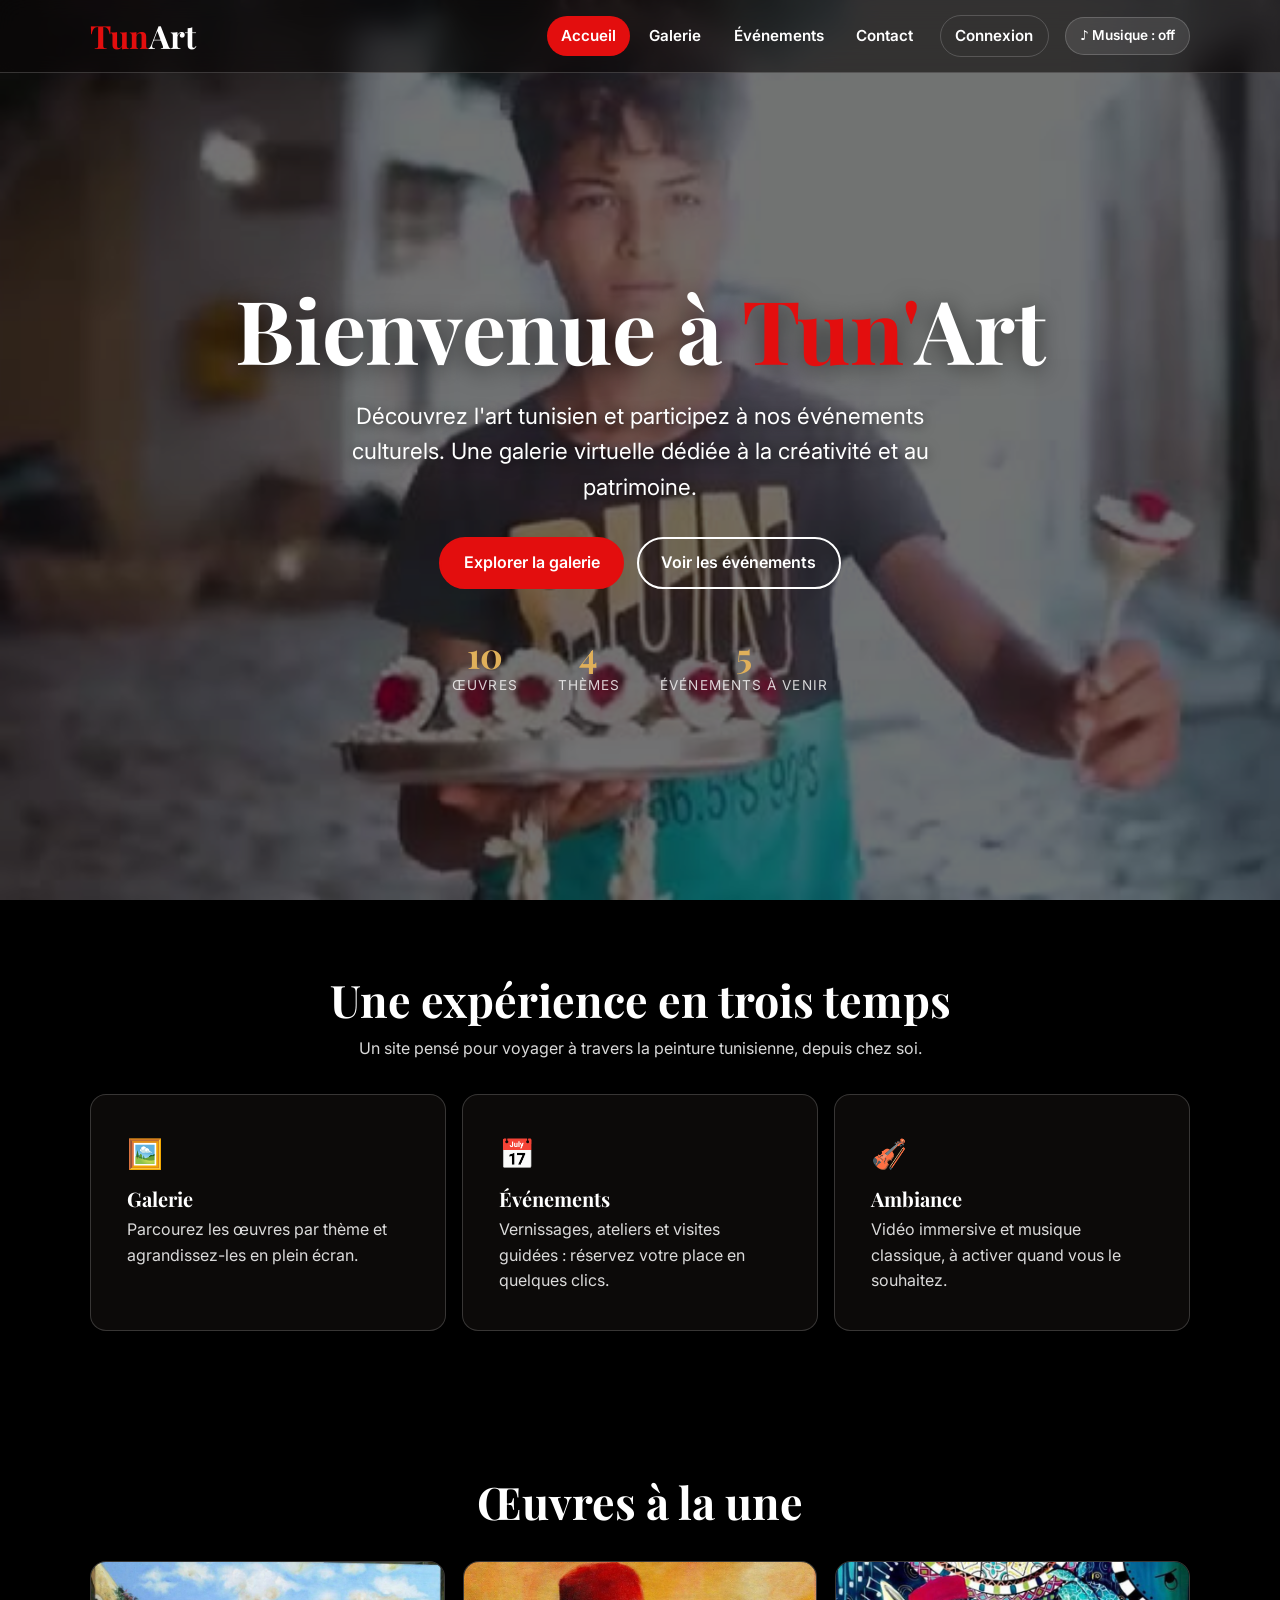
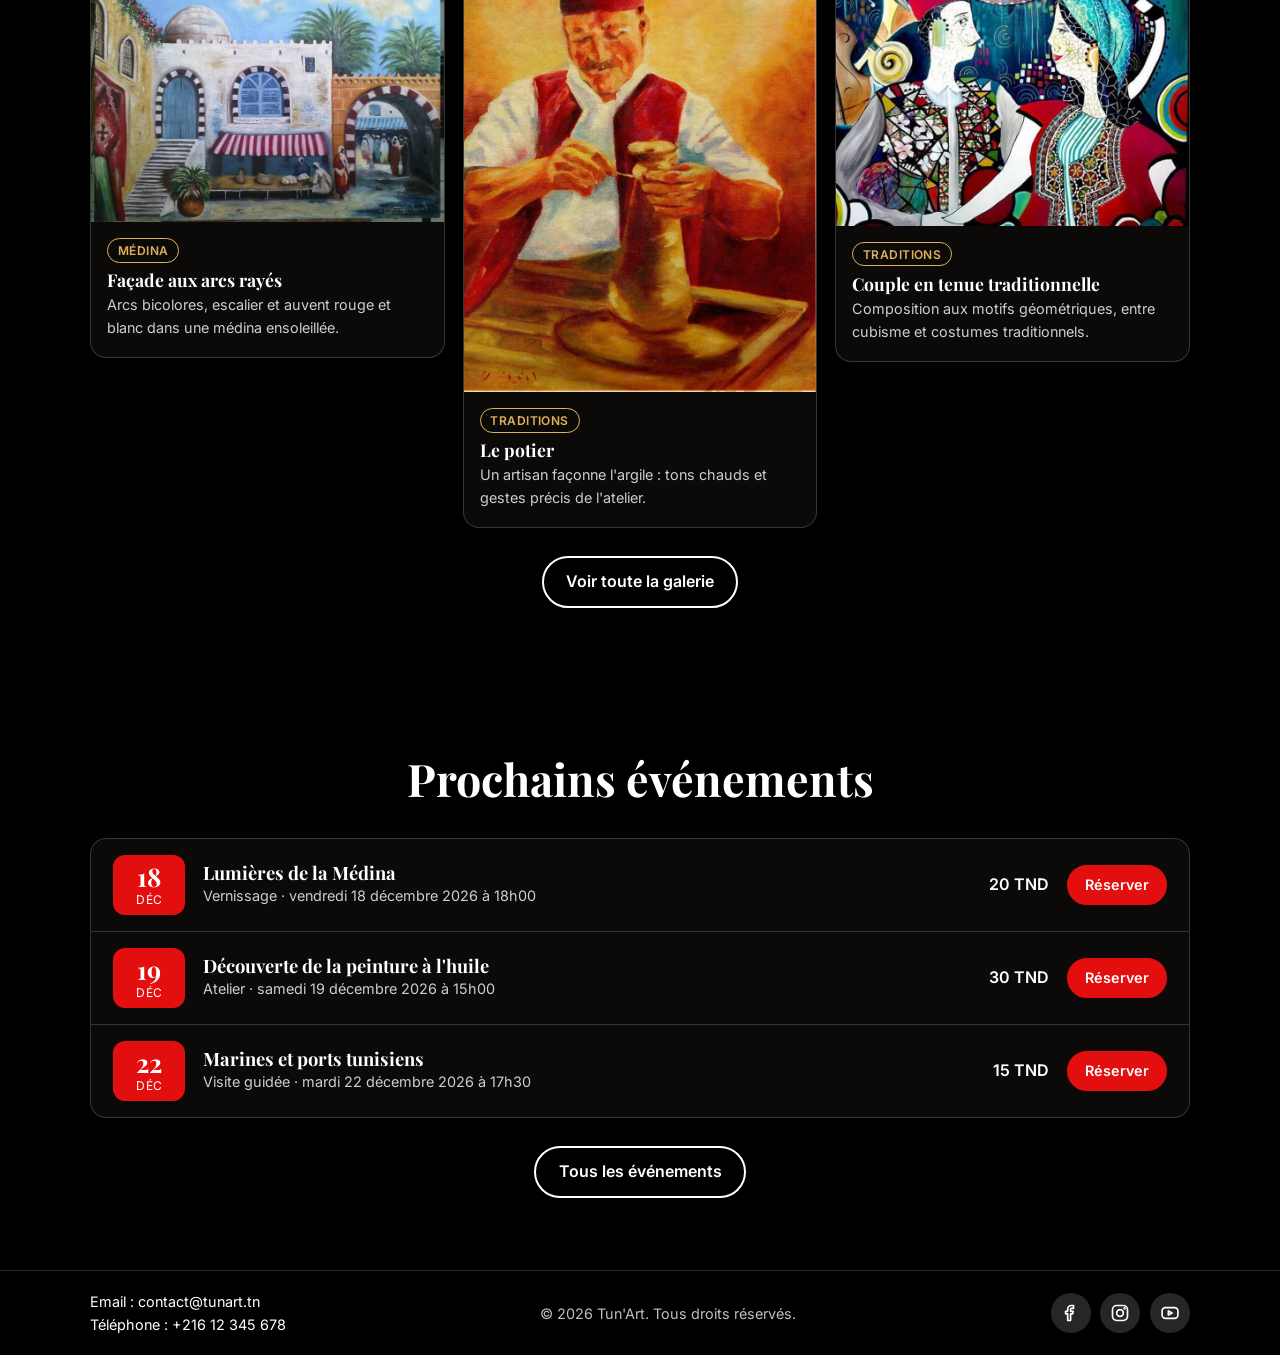
<file: Galerie d'art virtuelle/index.html>
<!DOCTYPE html>
<html lang="fr">
<head>
<meta charset="UTF-8">
<meta name="viewport" content="width=device-width, initial-scale=1.0">
<title>Tun'Art – Galerie virtuelle de l'art tunisien</title>
<meta name="description" content="Galerie virtuelle dédiée à l'art tunisien : découvrez des peintures, explorez le patrimoine et réservez nos événements culturels.">
<meta name="theme-color" content="#e30e0e">
<meta property="og:type" content="website">
<meta property="og:title" content="Tun'Art – Galerie virtuelle de l'art tunisien">
<meta property="og:description" content="Galerie virtuelle dédiée à l'art tunisien : découvrez des peintures, explorez le patrimoine et réservez nos événements culturels.">
<meta property="og:locale" content="fr_FR">
<link rel="icon" href="assets/favicon.svg" type="image/svg+xml">
<link rel="preconnect" href="https://fonts.googleapis.com">
<link rel="preconnect" href="https://fonts.gstatic.com" crossorigin>
<link rel="stylesheet" href="https://fonts.googleapis.com/css2?family=Inter:wght@400;500;600&family=Playfair+Display:wght@600;700&display=swap">
<link rel="stylesheet" href="css/style.css">
</head>
<body data-page="home">

<a class="skip-link" href="#main">Aller au contenu</a>

<video class="bg-video" autoplay muted loop playsinline preload="metadata" poster="assets/video/poster.jpg" aria-hidden="true">
  <source src="assets/video/tunisie.mp4" type="video/mp4">
</video>
<div class="overlay"></div>

<header class="header">
  <div class="container header__inner">
    <a class="logo" href="index.html" aria-label="Tun'Art – accueil">Tun<span>Art</span></a>
    <button class="nav-toggle" type="button" aria-label="Ouvrir le menu" aria-expanded="false" aria-controls="nav"><span></span></button>
    <nav class="nav" id="nav" aria-label="Menu principal">
        <a href="index.html" aria-current="page">Accueil</a>
        <a href="gallery.html">Galerie</a>
        <a href="evenements.html">Événements</a>
        <a href="contact.html">Contact</a>
        <button class="login-btn" type="button">Connexion</button>
    </nav>
    <button class="music-btn" id="musicBtn" type="button" aria-pressed="false"></button>
  </div>
</header>

<main id="main">
  <section class="hero">
    <div class="container">
      <h1>Bienvenue à <span class="tun">Tun'</span>Art</h1>
      <p>Découvrez l'art tunisien et participez à nos événements culturels. Une galerie virtuelle dédiée à la créativité et au patrimoine.</p>
      <div class="hero__cta">
        <a class="btn" href="gallery.html">Explorer la galerie</a>
        <a class="btn btn--ghost" href="evenements.html">Voir les événements</a>
      </div>
      <div class="stats" id="stats"></div>
    </div>
  </section>

  <section class="section">
    <div class="container">
      <div class="section__head">
        <h2>Une expérience en trois temps</h2>
        <p>Un site pensé pour voyager à travers la peinture tunisienne, depuis chez soi.</p>
      </div>
      <div class="features">
        <article class="panel feature"><div class="feature__icon" aria-hidden="true">🖼️</div><h3>Galerie</h3><p>Parcourez les œuvres par thème et agrandissez-les en plein écran.</p></article>
        <article class="panel feature"><div class="feature__icon" aria-hidden="true">📅</div><h3>Événements</h3><p>Vernissages, ateliers et visites guidées : réservez votre place en quelques clics.</p></article>
        <article class="panel feature"><div class="feature__icon" aria-hidden="true">🎻</div><h3>Ambiance</h3><p>Vidéo immersive et musique classique, à activer quand vous le souhaitez.</p></article>
      </div>
    </div>
  </section>

  <section class="section">
    <div class="container">
      <div class="section__head"><h2>Œuvres à la une</h2></div>
      <div class="featured" id="featured"></div>
      <div class="more"><a class="btn btn--ghost" href="gallery.html">Voir toute la galerie</a></div>
    </div>
  </section>

  <section class="section">
    <div class="container">
      <div class="section__head"><h2>Prochains événements</h2></div>
      <div class="panel events" id="nextEvents"></div>
      <div class="more"><a class="btn btn--ghost" href="evenements.html">Tous les événements</a></div>
    </div>
  </section>
</main>
<footer class="footer">
  <div class="container footer__inner">
    <div>
      <p>Email : <a href="mailto:contact@tunart.tn">contact@tunart.tn</a></p>
      <p>Téléphone : <a href="tel:+21612345678">+216 12 345 678</a></p>
    </div>
    <p class="footer__copy">© 2026 Tun'Art. Tous droits réservés.</p>
    <div class="socials">
      <a class="facebook" href="https://www.facebook.com" target="_blank" rel="noopener noreferrer" aria-label="Facebook"><svg viewBox="0 0 24 24" aria-hidden="true"><path d="M15 3h-2.5A4.5 4.5 0 0 0 8 7.5V10H5.5v3H8v8h3.5v-8H14l.5-3h-3V7.5c0-.6.4-1 1-1H15z"/></svg></a>
      <a class="instagram" href="https://www.instagram.com" target="_blank" rel="noopener noreferrer" aria-label="Instagram"><svg viewBox="0 0 24 24" aria-hidden="true"><rect x="3" y="3" width="18" height="18" rx="5"/><circle cx="12" cy="12" r="4"/><circle cx="17.5" cy="6.5" r=".6"/></svg></a>
      <a class="youtube" href="https://www.youtube.com" target="_blank" rel="noopener noreferrer" aria-label="YouTube"><svg viewBox="0 0 24 24" aria-hidden="true"><rect x="2.5" y="5.5" width="19" height="13" rx="4"/><path d="M10 9.5v5l4.5-2.5z"/></svg></a>
    </div>
  </div>
</footer>

<script src="js/data.js"></script>
<script src="js/main.js"></script>
</body>
</html>
</file>
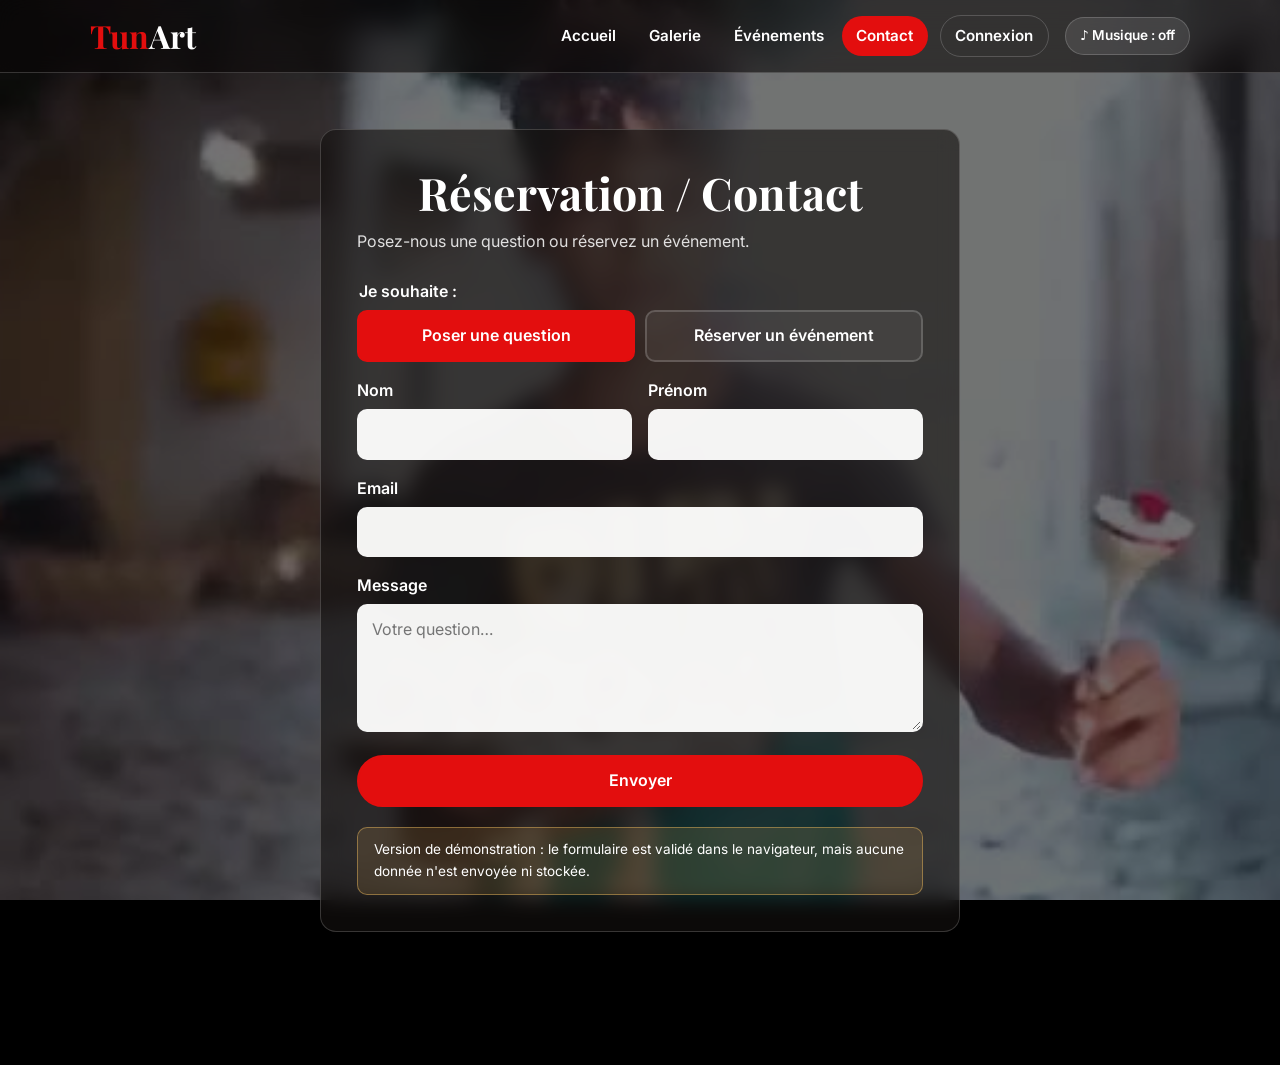
<file: Galerie d'art virtuelle/contact.html>
<!DOCTYPE html>
<html lang="fr">
<head>
<meta charset="UTF-8">
<meta name="viewport" content="width=device-width, initial-scale=1.0">
<title>Contact et réservation – Tun'Art</title>
<meta name="description" content="Posez une question ou réservez un événement Tun'Art : formulaire simple avec calcul automatique du tarif.">
<meta name="theme-color" content="#e30e0e">
<meta property="og:type" content="website">
<meta property="og:title" content="Contact et réservation – Tun'Art">
<meta property="og:description" content="Posez une question ou réservez un événement Tun'Art : formulaire simple avec calcul automatique du tarif.">
<meta property="og:locale" content="fr_FR">
<link rel="icon" href="assets/favicon.svg" type="image/svg+xml">
<link rel="preconnect" href="https://fonts.googleapis.com">
<link rel="preconnect" href="https://fonts.gstatic.com" crossorigin>
<link rel="stylesheet" href="https://fonts.googleapis.com/css2?family=Inter:wght@400;500;600&family=Playfair+Display:wght@600;700&display=swap">
<link rel="stylesheet" href="css/style.css">
</head>
<body data-page="contact">

<a class="skip-link" href="#main">Aller au contenu</a>

<video class="bg-video" autoplay muted loop playsinline preload="metadata" poster="assets/video/poster.jpg" aria-hidden="true">
  <source src="assets/video/tunisie.mp4" type="video/mp4">
</video>
<div class="overlay"></div>

<header class="header">
  <div class="container header__inner">
    <a class="logo" href="index.html" aria-label="Tun'Art – accueil">Tun<span>Art</span></a>
    <button class="nav-toggle" type="button" aria-label="Ouvrir le menu" aria-expanded="false" aria-controls="nav"><span></span></button>
    <nav class="nav" id="nav" aria-label="Menu principal">
        <a href="index.html">Accueil</a>
        <a href="gallery.html">Galerie</a>
        <a href="evenements.html">Événements</a>
        <a href="contact.html" aria-current="page">Contact</a>
        <button class="login-btn" type="button">Connexion</button>
    </nav>
    <button class="music-btn" id="musicBtn" type="button" aria-pressed="false"></button>
  </div>
</header>

<main id="main" class="page">
  <div class="container">
    <div class="panel form-box">
      <h1 class="page-title">Réservation / Contact</h1>
      <p class="page-lead">Posez-nous une question ou réservez un événement.</p>

      <form class="form" id="contactForm" novalidate>
        <fieldset>
          <legend>Je souhaite :</legend>
          <div class="choices">
            <label class="choice"><input type="radio" name="type" value="question" checked><span>Poser une question</span></label>
            <label class="choice"><input type="radio" name="type" value="reservation" id="reservation-radio"><span>Réserver un événement</span></label>
          </div>
        </fieldset>

        <div class="row">
          <div><label class="lbl" for="nom">Nom</label><input type="text" id="nom" name="nom" autocomplete="family-name" required></div>
          <div><label class="lbl" for="prenom">Prénom</label><input type="text" id="prenom" name="prenom" autocomplete="given-name" required></div>
        </div>
        <div><label class="lbl" for="email">Email</label><input type="email" id="email" name="email" autocomplete="email" required></div>
        <div><label class="lbl" for="message">Message</label><textarea id="message" name="message" rows="4"></textarea></div>

        <div class="reservation" id="reservation" hidden>
          <div><label class="lbl" for="evenement">Événement</label>
            <select id="evenement" name="evenement"><option value="">– Sélectionner un événement –</option></select></div>
          <div class="row">
            <div><label class="lbl" for="personnes">Nombre de personnes</label><input type="number" id="personnes" name="personnes" min="1" max="20" value="1"></div>
            <div><label class="lbl" for="total">Total</label><input type="text" id="total" name="total" value="–" readonly aria-live="polite"></div>
          </div>
        </div>

        <button class="btn" type="submit">Envoyer</button>
      </form>

      <div class="success" id="success" tabindex="-1" hidden>
        <h2>Merci !</h2>
        <p id="successText"></p>
        <button class="btn btn--ghost" type="button" id="again">Envoyer un autre message</button>
      </div>

      <p class="notice">Version de démonstration : le formulaire est validé dans le navigateur, mais aucune donnée n'est envoyée ni stockée.</p>
    </div>
  </div>
</main>
<footer class="footer">
  <div class="container footer__inner">
    <div>
      <p>Email : <a href="mailto:contact@tunart.tn">contact@tunart.tn</a></p>
      <p>Téléphone : <a href="tel:+21612345678">+216 12 345 678</a></p>
    </div>
    <p class="footer__copy">© 2026 Tun'Art. Tous droits réservés.</p>
    <div class="socials">
      <a class="facebook" href="https://www.facebook.com" target="_blank" rel="noopener noreferrer" aria-label="Facebook"><svg viewBox="0 0 24 24" aria-hidden="true"><path d="M15 3h-2.5A4.5 4.5 0 0 0 8 7.5V10H5.5v3H8v8h3.5v-8H14l.5-3h-3V7.5c0-.6.4-1 1-1H15z"/></svg></a>
      <a class="instagram" href="https://www.instagram.com" target="_blank" rel="noopener noreferrer" aria-label="Instagram"><svg viewBox="0 0 24 24" aria-hidden="true"><rect x="3" y="3" width="18" height="18" rx="5"/><circle cx="12" cy="12" r="4"/><circle cx="17.5" cy="6.5" r=".6"/></svg></a>
      <a class="youtube" href="https://www.youtube.com" target="_blank" rel="noopener noreferrer" aria-label="YouTube"><svg viewBox="0 0 24 24" aria-hidden="true"><rect x="2.5" y="5.5" width="19" height="13" rx="4"/><path d="M10 9.5v5l4.5-2.5z"/></svg></a>
    </div>
  </div>
</footer>

<script src="js/data.js"></script>
<script src="js/main.js"></script>
</body>
</html>
</file>
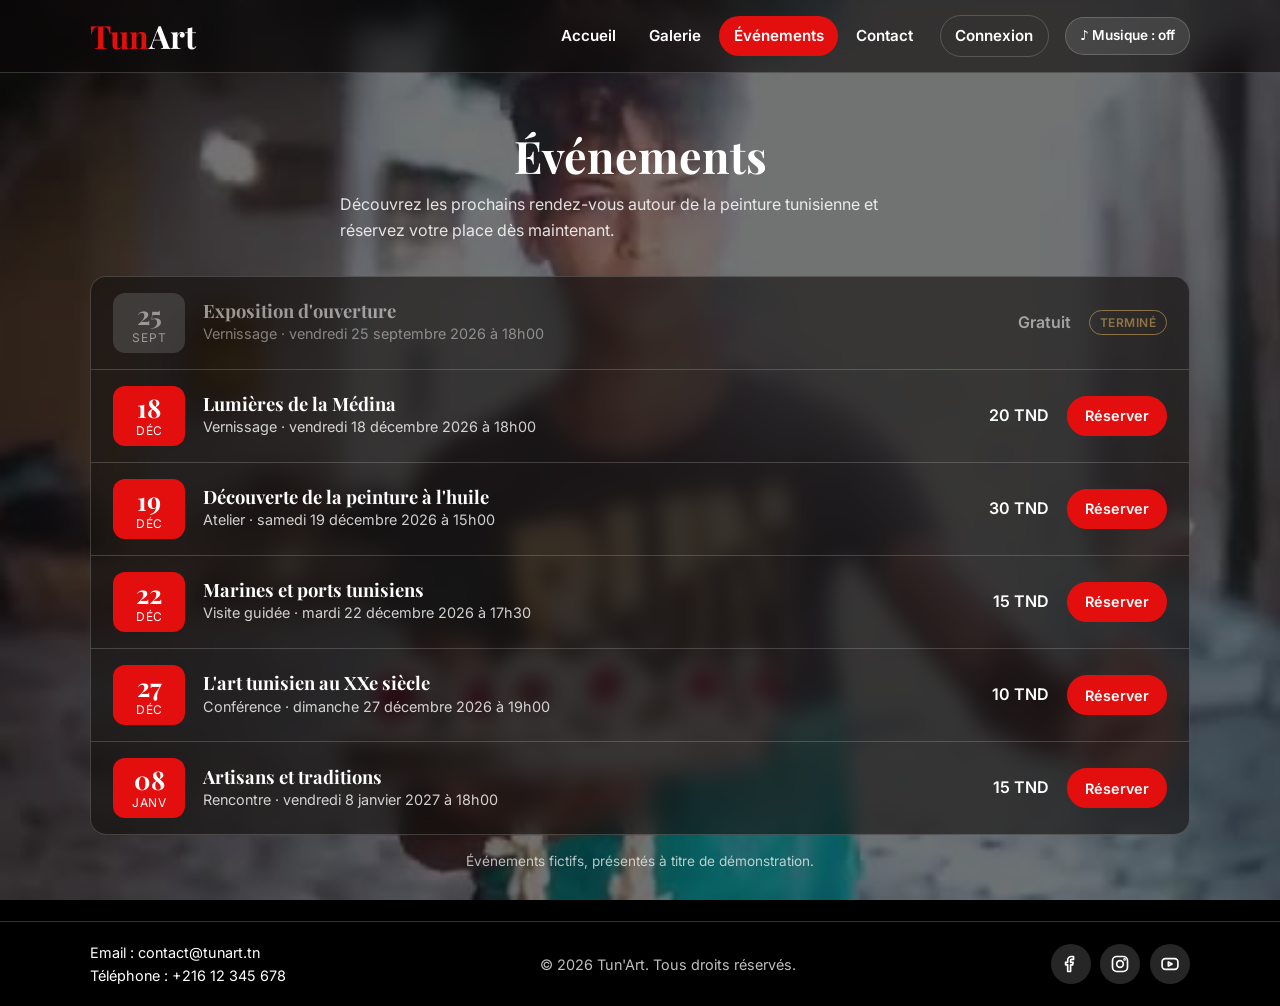
<file: Galerie d'art virtuelle/evenements.html>
<!DOCTYPE html>
<html lang="fr">
<head>
<meta charset="UTF-8">
<meta name="viewport" content="width=device-width, initial-scale=1.0">
<title>Événements – Tun'Art</title>
<meta name="description" content="Vernissages, ateliers, visites guidées et conférences autour de l'art tunisien. Réservez votre place.">
<meta name="theme-color" content="#e30e0e">
<meta property="og:type" content="website">
<meta property="og:title" content="Événements – Tun'Art">
<meta property="og:description" content="Vernissages, ateliers, visites guidées et conférences autour de l'art tunisien. Réservez votre place.">
<meta property="og:locale" content="fr_FR">
<link rel="icon" href="assets/favicon.svg" type="image/svg+xml">
<link rel="preconnect" href="https://fonts.googleapis.com">
<link rel="preconnect" href="https://fonts.gstatic.com" crossorigin>
<link rel="stylesheet" href="https://fonts.googleapis.com/css2?family=Inter:wght@400;500;600&family=Playfair+Display:wght@600;700&display=swap">
<link rel="stylesheet" href="css/style.css">
</head>
<body data-page="events">

<a class="skip-link" href="#main">Aller au contenu</a>

<video class="bg-video" autoplay muted loop playsinline preload="metadata" poster="assets/video/poster.jpg" aria-hidden="true">
  <source src="assets/video/tunisie.mp4" type="video/mp4">
</video>
<div class="overlay"></div>

<header class="header">
  <div class="container header__inner">
    <a class="logo" href="index.html" aria-label="Tun'Art – accueil">Tun<span>Art</span></a>
    <button class="nav-toggle" type="button" aria-label="Ouvrir le menu" aria-expanded="false" aria-controls="nav"><span></span></button>
    <nav class="nav" id="nav" aria-label="Menu principal">
        <a href="index.html">Accueil</a>
        <a href="gallery.html">Galerie</a>
        <a href="evenements.html" aria-current="page">Événements</a>
        <a href="contact.html">Contact</a>
        <button class="login-btn" type="button">Connexion</button>
    </nav>
    <button class="music-btn" id="musicBtn" type="button" aria-pressed="false"></button>
  </div>
</header>

<main id="main" class="page">
  <div class="container">
    <h1 class="page-title">Événements</h1>
    <p class="page-lead">Découvrez les prochains rendez-vous autour de la peinture tunisienne et réservez votre place dès maintenant.</p>
    <div class="panel events" id="eventsList" style="margin-top:2rem"></div>
    <p class="hint" style="text-align:center;margin-top:1rem">Événements fictifs, présentés à titre de démonstration.</p>
    <noscript><p class="notice">JavaScript est nécessaire pour afficher les événements.</p></noscript>
  </div>
</main>
<footer class="footer">
  <div class="container footer__inner">
    <div>
      <p>Email : <a href="mailto:contact@tunart.tn">contact@tunart.tn</a></p>
      <p>Téléphone : <a href="tel:+21612345678">+216 12 345 678</a></p>
    </div>
    <p class="footer__copy">© 2026 Tun'Art. Tous droits réservés.</p>
    <div class="socials">
      <a class="facebook" href="https://www.facebook.com" target="_blank" rel="noopener noreferrer" aria-label="Facebook"><svg viewBox="0 0 24 24" aria-hidden="true"><path d="M15 3h-2.5A4.5 4.5 0 0 0 8 7.5V10H5.5v3H8v8h3.5v-8H14l.5-3h-3V7.5c0-.6.4-1 1-1H15z"/></svg></a>
      <a class="instagram" href="https://www.instagram.com" target="_blank" rel="noopener noreferrer" aria-label="Instagram"><svg viewBox="0 0 24 24" aria-hidden="true"><rect x="3" y="3" width="18" height="18" rx="5"/><circle cx="12" cy="12" r="4"/><circle cx="17.5" cy="6.5" r=".6"/></svg></a>
      <a class="youtube" href="https://www.youtube.com" target="_blank" rel="noopener noreferrer" aria-label="YouTube"><svg viewBox="0 0 24 24" aria-hidden="true"><rect x="2.5" y="5.5" width="19" height="13" rx="4"/><path d="M10 9.5v5l4.5-2.5z"/></svg></a>
    </div>
  </div>
</footer>

<script src="js/data.js"></script>
<script src="js/main.js"></script>
</body>
</html>
</file>
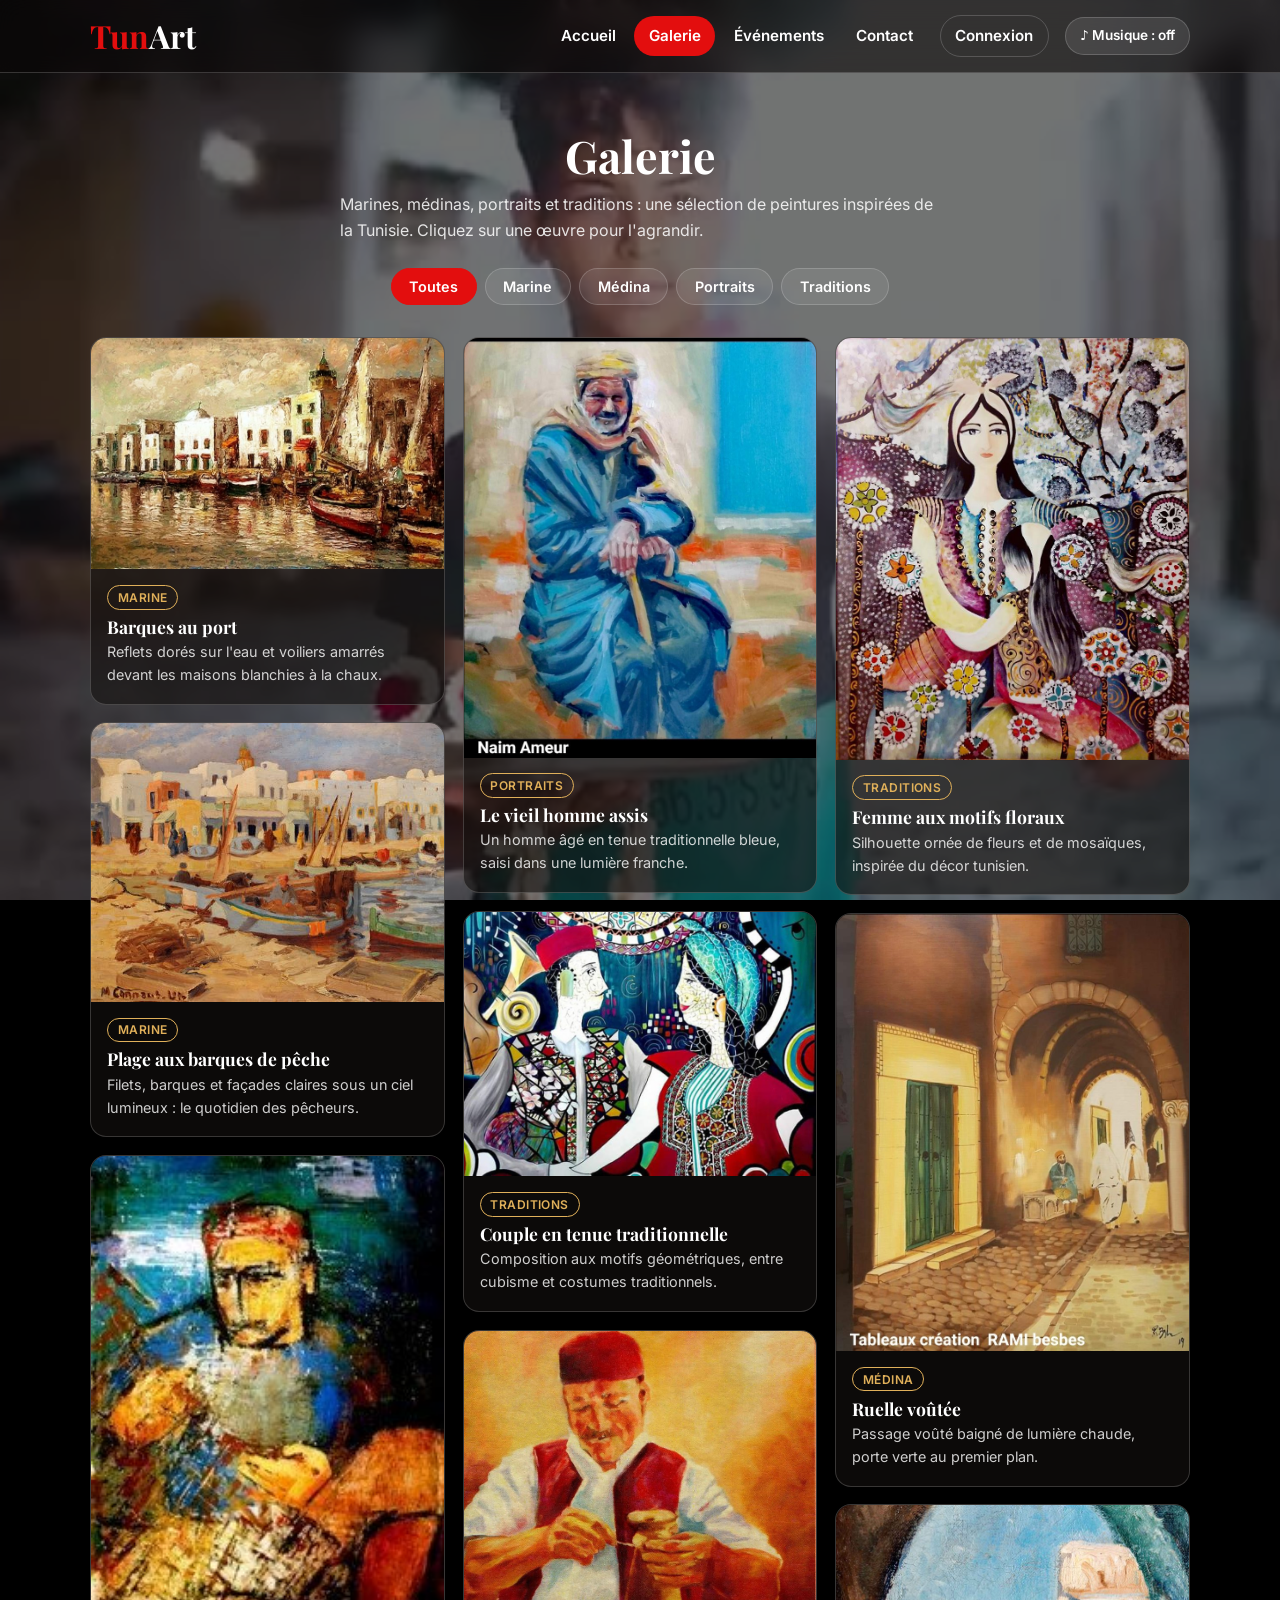
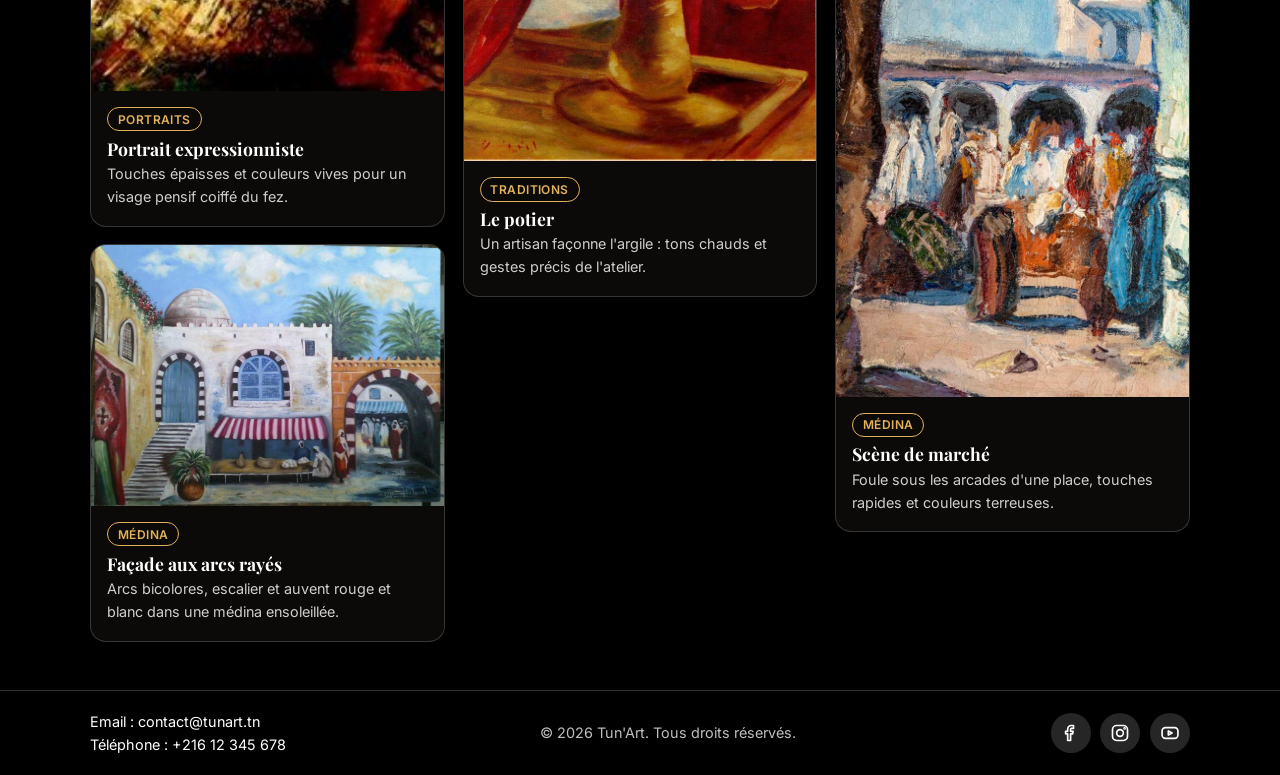
<file: Galerie d'art virtuelle/gallery.html>
<!DOCTYPE html>
<html lang="fr">
<head>
<meta charset="UTF-8">
<meta name="viewport" content="width=device-width, initial-scale=1.0">
<title>Galerie – Tun'Art</title>
<meta name="description" content="Parcourez la galerie Tun'Art : marines, médinas, portraits et traditions de la peinture tunisienne.">
<meta name="theme-color" content="#e30e0e">
<meta property="og:type" content="website">
<meta property="og:title" content="Galerie – Tun'Art">
<meta property="og:description" content="Parcourez la galerie Tun'Art : marines, médinas, portraits et traditions de la peinture tunisienne.">
<meta property="og:locale" content="fr_FR">
<link rel="icon" href="assets/favicon.svg" type="image/svg+xml">
<link rel="preconnect" href="https://fonts.googleapis.com">
<link rel="preconnect" href="https://fonts.gstatic.com" crossorigin>
<link rel="stylesheet" href="https://fonts.googleapis.com/css2?family=Inter:wght@400;500;600&family=Playfair+Display:wght@600;700&display=swap">
<link rel="stylesheet" href="css/style.css">
</head>
<body data-page="gallery">

<a class="skip-link" href="#main">Aller au contenu</a>

<video class="bg-video" autoplay muted loop playsinline preload="metadata" poster="assets/video/poster.jpg" aria-hidden="true">
  <source src="assets/video/tunisie.mp4" type="video/mp4">
</video>
<div class="overlay"></div>

<header class="header">
  <div class="container header__inner">
    <a class="logo" href="index.html" aria-label="Tun'Art – accueil">Tun<span>Art</span></a>
    <button class="nav-toggle" type="button" aria-label="Ouvrir le menu" aria-expanded="false" aria-controls="nav"><span></span></button>
    <nav class="nav" id="nav" aria-label="Menu principal">
        <a href="index.html">Accueil</a>
        <a href="gallery.html" aria-current="page">Galerie</a>
        <a href="evenements.html">Événements</a>
        <a href="contact.html">Contact</a>
        <button class="login-btn" type="button">Connexion</button>
    </nav>
    <button class="music-btn" id="musicBtn" type="button" aria-pressed="false"></button>
  </div>
</header>

<main id="main" class="page">
  <div class="container">
    <h1 class="page-title">Galerie</h1>
    <p class="page-lead">Marines, médinas, portraits et traditions : une sélection de peintures inspirées de la Tunisie. Cliquez sur une œuvre pour l'agrandir.</p>
    <div class="filters" id="filters" role="group" aria-label="Filtrer par thème"></div>
    <div class="gallery-grid" id="galleryGrid"></div>
    <noscript><p class="notice">JavaScript est nécessaire pour afficher la galerie.</p></noscript>
  </div>
</main>
<footer class="footer">
  <div class="container footer__inner">
    <div>
      <p>Email : <a href="mailto:contact@tunart.tn">contact@tunart.tn</a></p>
      <p>Téléphone : <a href="tel:+21612345678">+216 12 345 678</a></p>
    </div>
    <p class="footer__copy">© 2026 Tun'Art. Tous droits réservés.</p>
    <div class="socials">
      <a class="facebook" href="https://www.facebook.com" target="_blank" rel="noopener noreferrer" aria-label="Facebook"><svg viewBox="0 0 24 24" aria-hidden="true"><path d="M15 3h-2.5A4.5 4.5 0 0 0 8 7.5V10H5.5v3H8v8h3.5v-8H14l.5-3h-3V7.5c0-.6.4-1 1-1H15z"/></svg></a>
      <a class="instagram" href="https://www.instagram.com" target="_blank" rel="noopener noreferrer" aria-label="Instagram"><svg viewBox="0 0 24 24" aria-hidden="true"><rect x="3" y="3" width="18" height="18" rx="5"/><circle cx="12" cy="12" r="4"/><circle cx="17.5" cy="6.5" r=".6"/></svg></a>
      <a class="youtube" href="https://www.youtube.com" target="_blank" rel="noopener noreferrer" aria-label="YouTube"><svg viewBox="0 0 24 24" aria-hidden="true"><rect x="2.5" y="5.5" width="19" height="13" rx="4"/><path d="M10 9.5v5l4.5-2.5z"/></svg></a>
    </div>
  </div>
</footer>

<script src="js/data.js"></script>
<script src="js/main.js"></script>
</body>
</html>
</file>
<file: Galerie d'art virtuelle/css/style.css>
/* ==========================================================================
   Tun'Art – feuille de style unique
   1. Variables   2. Base   3. Arrière-plan   4. Header / Nav   5. Composants
   6. Accueil     7. Galerie   8. Événements   9. Formulaire   10. Footer
   11. Responsive & accessibilité
   ========================================================================== */

/* 1. VARIABLES ----------------------------------------------------------- */
:root {
  --red: #e30e0e;
  --red-600: #b80b0b;
  --gold: #e0b05a;
  --ink: #14110f;
  --glass: rgba(20, 17, 15, 0.62);
  --line: rgba(255, 255, 255, 0.18);
  --radius: 16px;
  --font-body: "Inter", system-ui, -apple-system, "Segoe UI", Roboto, sans-serif;
  --font-title: "Playfair Display", Georgia, "Times New Roman", serif;
  --header-h: 72px;
}

/* 2. BASE ---------------------------------------------------------------- */
*, *::before, *::after { box-sizing: border-box; }
* { margin: 0; }
html { scroll-behavior: smooth; }

body {
  min-height: 100svh;
  display: flex;
  flex-direction: column;
  font-family: var(--font-body);
  line-height: 1.6;
  color: #fff;
  background: #000;
}
main { flex: 1; }
img { display: block; max-width: 100%; height: auto; }
a { color: inherit; }
h1, h2, h3 { font-family: var(--font-title); line-height: 1.2; }

:focus-visible { outline: 3px solid var(--gold); outline-offset: 3px; border-radius: 4px; }

.skip-link {
  position: absolute; left: 1rem; top: -4rem; z-index: 100;
  background: var(--gold); color: #000; padding: .6rem 1rem; border-radius: 8px; font-weight: 600;
}
.skip-link:focus { top: 1rem; }

.container { width: min(1100px, 100% - 2.5rem); margin-inline: auto; }
.tun { color: var(--red); }

/* 3. ARRIÈRE-PLAN (vidéo + voile) --------------------------------------- */
.bg-video {
  position: fixed; inset: 0; width: 100%; height: 100%;
  object-fit: cover; z-index: -2;
}
.overlay { position: fixed; inset: 0; background: rgba(0, 0, 0, 0.55); z-index: -1; }

/* 4. HEADER / NAV -------------------------------------------------------- */
.header {
  position: sticky; top: 0; z-index: 50;
  background: rgba(10, 8, 7, 0.6);
  backdrop-filter: blur(12px);
  border-bottom: 1px solid var(--line);
}
.header__inner {
  height: var(--header-h);
  display: flex; align-items: center; gap: 1rem;
}
.logo {
  font-family: var(--font-title); font-size: 2rem; font-weight: 700;
  color: var(--red); text-decoration: none; margin-right: auto;
}
.logo span { color: #fff; }

.nav { display: flex; align-items: center; gap: .25rem; }
.nav a, .nav button {
  font: inherit; font-weight: 600; font-size: .95rem; color: #fff;
  text-decoration: none; background: none; border: 0; cursor: pointer;
  padding: .5rem .9rem; border-radius: 999px; transition: background .2s, color .2s;
}
.nav a:hover, .nav button:hover { background: rgba(255, 255, 255, .12); }
.nav a[aria-current="page"] { background: var(--red); }
.nav .login-btn { border: 1px solid var(--line); margin-left: .5rem; }

.music-btn {
  font: inherit; font-size: .85rem; font-weight: 600; color: #fff; cursor: pointer;
  background: rgba(255, 255, 255, .1); border: 1px solid var(--line);
  padding: .45rem .9rem; border-radius: 999px; transition: background .2s;
}
.music-btn:hover { background: rgba(255, 255, 255, .2); }
.music-btn.is-on { background: var(--gold); color: #000; border-color: var(--gold); }

.nav-toggle {
  display: none; width: 44px; height: 44px; cursor: pointer;
  background: none; border: 1px solid var(--line); border-radius: 12px; color: #fff;
}
.nav-toggle span, .nav-toggle span::before, .nav-toggle span::after {
  content: ""; display: block; width: 20px; height: 2px; background: #fff; margin: auto; position: relative;
}
.nav-toggle span::before { top: -6px; position: absolute; left: 0; }
.nav-toggle span::after { top: 6px; position: absolute; left: 0; }
.nav-toggle span { position: relative; }

/* 5. COMPOSANTS ---------------------------------------------------------- */
.btn {
  display: inline-block; font: inherit; font-weight: 600; text-decoration: none; cursor: pointer;
  background: var(--red); color: #fff; border: 2px solid var(--red);
  padding: .7rem 1.4rem; border-radius: 999px; transition: background .2s, transform .2s;
}
.btn:hover { background: var(--red-600); border-color: var(--red-600); transform: translateY(-2px); }
.btn--ghost { background: transparent; border-color: #fff; }
.btn--ghost:hover { background: rgba(255, 255, 255, .15); border-color: #fff; }
.btn--small { padding: .4rem 1rem; font-size: .9rem; }
.btn[aria-disabled="true"] { opacity: .45; pointer-events: none; }

.panel {
  background: var(--glass); backdrop-filter: blur(10px);
  border: 1px solid var(--line); border-radius: var(--radius); padding: clamp(1.25rem, 3vw, 2.25rem);
}
.section { padding-block: clamp(2.5rem, 6vw, 4.5rem); }
.section__head { text-align: center; margin-bottom: 2rem; }
.section__head h2, .page-title { font-size: clamp(1.9rem, 4vw, 2.8rem); }
.section__head p, .page-lead { color: rgba(255, 255, 255, .85); max-width: 60ch; margin: .6rem auto 0; }
.page-title { text-align: center; }
.page { padding-top: clamp(2rem, 5vw, 3.5rem); padding-bottom: 3rem; }

.tag {
  display: inline-block; font-size: .75rem; font-weight: 600; letter-spacing: .04em; text-transform: uppercase;
  color: var(--gold); border: 1px solid var(--gold); padding: .1rem .6rem; border-radius: 999px;
}

/* 6. ACCUEIL ------------------------------------------------------------- */
.hero {
  min-height: calc(100svh - var(--header-h));
  display: grid; place-items: center; text-align: center; padding: 3rem 0;
}
.hero h1 { font-size: clamp(2.6rem, 8vw, 5.5rem); text-shadow: 0 3px 24px rgba(0, 0, 0, .6); }
.hero p { font-size: clamp(1.05rem, 2.2vw, 1.4rem); max-width: 46ch; margin: 1rem auto 2rem; text-shadow: 0 2px 12px rgba(0, 0, 0, .6); }
.hero__cta { display: flex; flex-wrap: wrap; gap: .8rem; justify-content: center; }

.stats { display: flex; flex-wrap: wrap; justify-content: center; gap: 2.5rem; margin-top: 3rem; }
.stats strong { display: block; font-family: var(--font-title); font-size: 2.2rem; color: var(--gold); line-height: 1; }
.stats span { font-size: .85rem; text-transform: uppercase; letter-spacing: .08em; color: rgba(255, 255, 255, .8); }

.features { display: grid; grid-template-columns: repeat(auto-fit, minmax(240px, 1fr)); gap: 1rem; }
.feature h3 { font-size: 1.25rem; margin-bottom: .4rem; }
.feature p { color: rgba(255, 255, 255, .85); }
.feature__icon { font-size: 1.8rem; margin-bottom: .6rem; }
.more { text-align: center; margin-top: 1.75rem; }

/* 7. GALERIE ------------------------------------------------------------- */
.filters { display: flex; flex-wrap: wrap; justify-content: center; gap: .5rem; margin: 1.5rem 0 2rem; }
.chip {
  font: inherit; font-size: .9rem; font-weight: 600; color: #fff; cursor: pointer;
  background: rgba(255, 255, 255, .08); border: 1px solid var(--line);
  padding: .4rem 1.1rem; border-radius: 999px; transition: background .2s;
}
.chip:hover { background: rgba(255, 255, 255, .2); }
.chip[aria-pressed="true"] { background: var(--red); border-color: var(--red); }

.gallery-grid { columns: 3 250px; column-gap: 1.1rem; }
.art-card {
  break-inside: avoid; margin-bottom: 1.1rem; overflow: hidden;
  background: var(--glass); border: 1px solid var(--line); border-radius: var(--radius);
  transition: transform .25s, box-shadow .25s;
}
.art-card:hover { transform: translateY(-4px); box-shadow: 0 12px 30px rgba(0, 0, 0, .5); }
.art-card__open { display: block; width: 100%; padding: 0; border: 0; background: none; cursor: zoom-in; }
.art-card img { width: 100%; }
.art-card figcaption { padding: .9rem 1rem 1.1rem; }
.art-card h3 { font-size: 1.1rem; margin: .4rem 0 .2rem; }
.art-card p { font-size: .9rem; color: rgba(255, 255, 255, .8); }

.featured { display: grid; grid-template-columns: repeat(auto-fit, minmax(240px, 1fr)); gap: 1.1rem; align-items: start; }
.featured .art-card { margin: 0; }

.lightbox {
  width: min(960px, 94vw); max-height: 94vh; margin: auto; padding: 0; border: 0; overflow: hidden;
  color: #fff; background: var(--ink); border-radius: var(--radius);
}
.lightbox::backdrop { background: rgba(0, 0, 0, .85); }
.lightbox__body { display: grid; grid-template-columns: minmax(0, 1.4fr) minmax(0, 1fr); max-height: 94vh; }
.lightbox__img { background: #000; display: grid; place-items: center; min-width: 0; min-height: 0; overflow: hidden; }
.lightbox__img img { width: 100%; height: auto; max-width: 100%; max-height: 94vh; object-fit: contain; }
.lightbox__info { padding: 3.4rem 1.75rem 1.75rem; display: flex; flex-direction: column; gap: .75rem; overflow: auto; }
.lightbox__info h2 { font-size: 1.6rem; }
.lightbox__nav { margin-top: auto; display: flex; gap: .5rem; align-items: center; }
.lightbox__nav .count { margin-left: auto; font-size: .85rem; color: rgba(255, 255, 255, .7); }
.icon-btn {
  font: inherit; font-size: 1.2rem; color: #fff; cursor: pointer; width: 42px; height: 42px;
  background: rgba(255, 255, 255, .1); border: 1px solid var(--line); border-radius: 50%;
}
.icon-btn:hover { background: var(--red); border-color: var(--red); }
.lightbox__close { position: absolute; top: .75rem; right: .75rem; background: rgba(0, 0, 0, .6); }

/* 8. ÉVÉNEMENTS ---------------------------------------------------------- */
.events { padding: 0; overflow: hidden; }
.event {
  display: grid; grid-template-columns: 72px 1fr auto auto; gap: 1.1rem; align-items: center;
  padding: 1rem 1.4rem; border-top: 1px solid var(--line);
}
.event:first-child { border-top: 0; }
.event__date { text-align: center; background: var(--red); border-radius: 12px; padding: .45rem 0; line-height: 1.1; }
.event__date strong { display: block; font-family: var(--font-title); font-size: 1.6rem; }
.event__date span { font-size: .75rem; text-transform: uppercase; letter-spacing: .06em; }
.event__title { font-family: var(--font-title); font-size: 1.15rem; }
.event__meta { font-size: .9rem; color: rgba(255, 255, 255, .8); }
.event__price { font-weight: 600; white-space: nowrap; }
.event.is-past { opacity: .55; }
.event.is-past .event__date { background: #555; }
.empty { padding: 2rem; text-align: center; }

/* 9. FORMULAIRE ---------------------------------------------------------- */
.form-box { max-width: 640px; margin-inline: auto; }
.form { display: grid; gap: 1rem; margin-top: 1.5rem; }
.form fieldset { border: 0; padding: 0; }
.form legend, .form label.lbl { display: block; font-weight: 600; margin-bottom: .35rem; }
.form input[type="text"], .form input[type="email"], .form input[type="number"], .form select, .form textarea {
  width: 100%; font: inherit; color: #111; background: rgba(255, 255, 255, .95);
  border: 2px solid transparent; border-radius: 10px; padding: .65rem .8rem;
}
.form input:focus, .form select:focus, .form textarea:focus { border-color: var(--gold); outline: none; }
.form input[readonly] { background: rgba(255, 255, 255, .7); font-weight: 600; }
.form .row { display: grid; grid-template-columns: 1fr 1fr; gap: 1rem; }
.choices { display: grid; grid-template-columns: 1fr 1fr; gap: .6rem; }
.choice { position: relative; }
.choice input { position: absolute; opacity: 0; inset: 0; cursor: pointer; }
.choice span {
  display: block; text-align: center; padding: .7rem; border-radius: 10px; font-weight: 600;
  border: 2px solid var(--line); background: rgba(255, 255, 255, .06); transition: background .2s;
}
.choice input:checked + span { background: var(--red); border-color: var(--red); }
.choice input:focus-visible + span { outline: 3px solid var(--gold); outline-offset: 2px; }
.reservation[hidden] { display: none; }
.reservation { display: grid; gap: 1rem; padding: 1rem; border: 1px dashed var(--line); border-radius: 12px; }
.hint { font-size: .85rem; color: rgba(255, 255, 255, .7); }
.notice {
  font-size: .85rem; padding: .7rem 1rem; border-radius: 10px; margin-top: 1.25rem;
  background: rgba(224, 176, 90, .15); border: 1px solid rgba(224, 176, 90, .5);
}
.success { text-align: center; padding: 1rem 0; }
.success h2 { margin-bottom: .6rem; }
.success p { margin-bottom: 1.25rem; }

/* Fenêtre de connexion (démo) */
.dialog {
  width: min(400px, 92vw); padding: 2rem; border: 0; border-radius: var(--radius);
  background: #fff; color: #111; margin: auto;
}
.dialog::backdrop { background: rgba(0, 0, 0, .7); }
.dialog h2 { margin-bottom: 1rem; }
.dialog form { display: grid; gap: .8rem; }
.dialog input { font: inherit; padding: .65rem .8rem; border: 1px solid #bbb; border-radius: 10px; }
.dialog .hint { color: #555; }
.dialog__close { position: absolute; top: .6rem; right: .8rem; background: none; border: 0; font-size: 1.6rem; cursor: pointer; color: #111; }

/* 10. FOOTER ------------------------------------------------------------- */
.footer { background: rgba(0, 0, 0, .65); backdrop-filter: blur(8px); border-top: 1px solid var(--line); font-size: .9rem; }
.footer__inner { display: flex; flex-wrap: wrap; align-items: center; justify-content: space-between; gap: 1rem; padding-block: 1.2rem; }
.footer a { text-decoration: none; }
.footer a:hover { text-decoration: underline; }
.footer__copy { text-align: center; color: rgba(255, 255, 255, .75); }
.socials { display: flex; gap: .6rem; }
.socials a {
  display: grid; place-items: center; width: 40px; height: 40px; border-radius: 50%;
  background: rgba(255, 255, 255, .15); transition: background .2s, transform .2s;
}
.socials a:hover { transform: scale(1.1); }
.socials .facebook:hover { background: #1877f2; }
.socials .instagram:hover { background: #e1306c; }
.socials .youtube:hover { background: #f00; }
.socials svg { width: 20px; height: 20px; fill: none; stroke: #fff; stroke-width: 2; stroke-linecap: round; stroke-linejoin: round; }

/* 404 */
.notfound { min-height: 60vh; display: grid; place-items: center; text-align: center; }
.notfound h1 { font-size: clamp(4rem, 15vw, 9rem); color: var(--red); }

/* 11. RESPONSIVE & ACCESSIBILITÉ ---------------------------------------- */
@media (max-width: 820px) {
  .nav-toggle { display: block; }
  .nav {
    display: none; position: absolute; top: var(--header-h); left: 0; right: 0;
    flex-direction: column; align-items: stretch; padding: 1rem 1.25rem 1.25rem;
    background: #0a0807; border-bottom: 1px solid var(--line);
  }
  .nav.is-open { display: flex; }
  .nav a, .nav button { text-align: left; padding: .8rem 1rem; }
  .nav .login-btn { margin: .25rem 0 0; }
  .lightbox__body { grid-template-columns: 1fr; overflow: auto; }
  .lightbox__img img { max-height: 55vh; }
}
@media (max-width: 640px) {
  .event { grid-template-columns: 64px 1fr; }
  .event__price, .event .btn { grid-column: 2; justify-self: start; }
  .form .row, .choices { grid-template-columns: 1fr; }
  .footer__inner { justify-content: center; text-align: center; }
  .music-btn .label { display: none; }
}
@media (prefers-reduced-motion: reduce) {
  html { scroll-behavior: auto; }
  *, *::before, *::after { animation: none !important; transition: none !important; }
}
</file>
